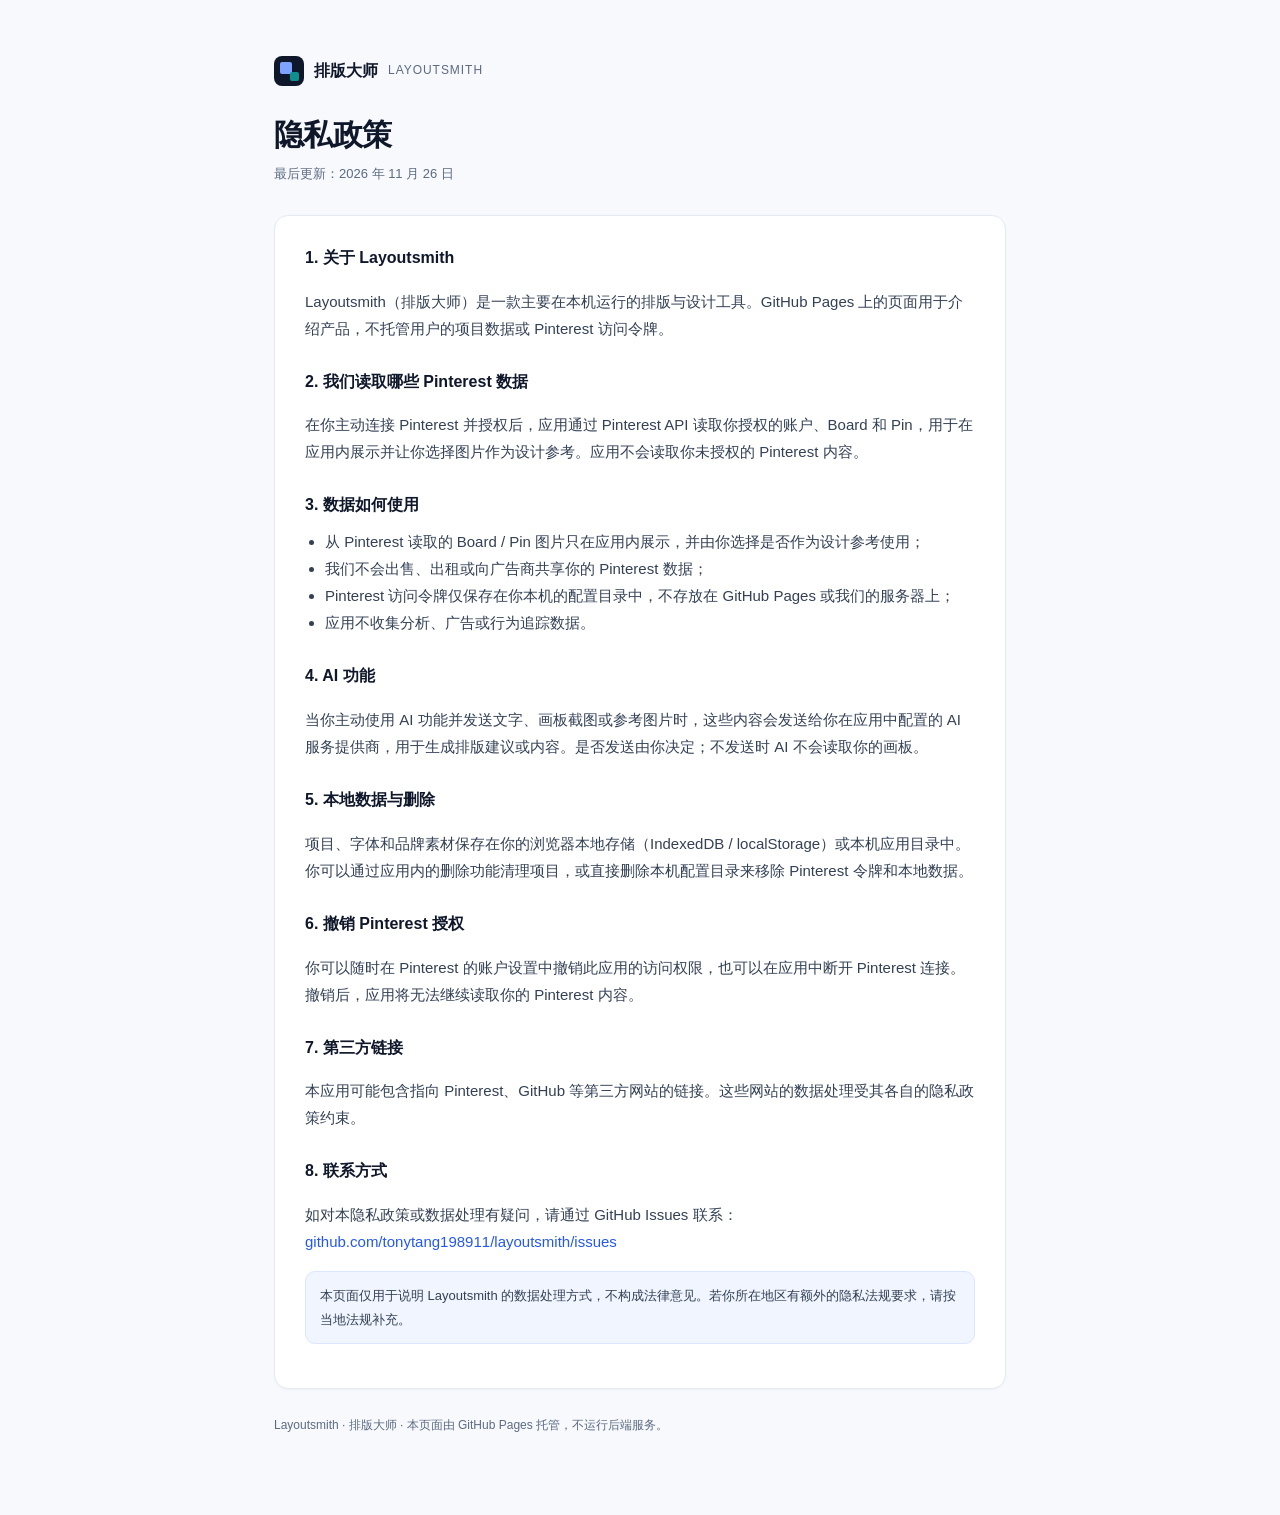
<file: privacy.html>
<!DOCTYPE html>
<html lang="zh-CN">
<head>
<meta charset="UTF-8">
<meta name="viewport" content="width=device-width, initial-scale=1">
<title>隐私政策 · Layoutsmith 排版大师</title>
<style>
  :root{--ink:#0f172a;--muted:#5b6b82;--line:#e5eaf1;--bg:#f7f9fc;--pri:#2457f5;--acc:#0f8f8e}
  *{box-sizing:border-box}
  body{margin:0;background:var(--bg);color:var(--ink);font:15px/1.8 -apple-system,BlinkMacSystemFont,"PingFang SC","Microsoft YaHei",sans-serif}
  .wrap{max-width:780px;margin:0 auto;padding:56px 24px 80px}
  .brand{display:flex;align-items:center;gap:10px;margin-bottom:30px}
  .mark{width:30px;height:30px;border-radius:8px;background:var(--ink);position:relative;flex:none}
  .mark i{position:absolute;border-radius:2px;display:block}
  .mark i:first-child{width:12px;height:12px;left:6px;top:6px;background:#7ea2ff}
  .mark i:last-child{width:9px;height:9px;right:5px;bottom:5px;background:var(--acc)}
  .brand b{font-size:16px}
  .brand span{color:var(--muted);font-size:12px;letter-spacing:.08em}
  h1{font-size:30px;line-height:1.25;letter-spacing:-.02em;margin:0 0 8px}
  .date{color:var(--muted);font-size:13px;margin-bottom:30px}
  .card{background:#fff;border:1px solid var(--line);border-radius:14px;padding:28px 30px;box-shadow:0 1px 2px rgba(15,23,42,.03)}
  h2{font-size:16px;margin:26px 0 8px}
  h2:first-child{margin-top:0}
  p,li{color:#334155}
  ul{padding-left:20px;margin:8px 0}
  a{color:var(--pri);text-decoration:none}
  a:hover{text-decoration:underline}
  .note{background:#f0f5ff;border:1px solid #dbe6ff;border-radius:10px;padding:12px 14px;color:#334155;font-size:13px;margin:16px 0}
  footer{margin-top:26px;font-size:12px;color:var(--muted);line-height:1.7}
</style>
</head>
<body>
<div class="wrap">
  <div class="brand"><span class="mark" aria-hidden="true"><i></i><i></i></span><b>排版大师</b><span>LAYOUTSMITH</span></div>
  <h1>隐私政策</h1>
  <div class="date">最后更新：2026 年 11 月 26 日</div>
  <div class="card">
    <h2>1. 关于 Layoutsmith</h2>
    <p>Layoutsmith（排版大师）是一款主要在本机运行的排版与设计工具。GitHub Pages 上的页面用于介绍产品，不托管用户的项目数据或 Pinterest 访问令牌。</p>

    <h2>2. 我们读取哪些 Pinterest 数据</h2>
    <p>在你主动连接 Pinterest 并授权后，应用通过 Pinterest API 读取你授权的账户、Board 和 Pin，用于在应用内展示并让你选择图片作为设计参考。应用不会读取你未授权的 Pinterest 内容。</p>

    <h2>3. 数据如何使用</h2>
    <ul>
      <li>从 Pinterest 读取的 Board / Pin 图片只在应用内展示，并由你选择是否作为设计参考使用；</li>
      <li>我们不会出售、出租或向广告商共享你的 Pinterest 数据；</li>
      <li>Pinterest 访问令牌仅保存在你本机的配置目录中，不存放在 GitHub Pages 或我们的服务器上；</li>
      <li>应用不收集分析、广告或行为追踪数据。</li>
    </ul>

    <h2>4. AI 功能</h2>
    <p>当你主动使用 AI 功能并发送文字、画板截图或参考图片时，这些内容会发送给你在应用中配置的 AI 服务提供商，用于生成排版建议或内容。是否发送由你决定；不发送时 AI 不会读取你的画板。</p>

    <h2>5. 本地数据与删除</h2>
    <p>项目、字体和品牌素材保存在你的浏览器本地存储（IndexedDB / localStorage）或本机应用目录中。你可以通过应用内的删除功能清理项目，或直接删除本机配置目录来移除 Pinterest 令牌和本地数据。</p>

    <h2>6. 撤销 Pinterest 授权</h2>
    <p>你可以随时在 Pinterest 的账户设置中撤销此应用的访问权限，也可以在应用中断开 Pinterest 连接。撤销后，应用将无法继续读取你的 Pinterest 内容。</p>

    <h2>7. 第三方链接</h2>
    <p>本应用可能包含指向 Pinterest、GitHub 等第三方网站的链接。这些网站的数据处理受其各自的隐私政策约束。</p>

    <h2>8. 联系方式</h2>
    <p>如对本隐私政策或数据处理有疑问，请通过 GitHub Issues 联系：<br>
    <a href="https://github.com/tonytang198911/layoutsmith/issues">github.com/tonytang198911/layoutsmith/issues</a></p>

    <div class="note">本页面仅用于说明 Layoutsmith 的数据处理方式，不构成法律意见。若你所在地区有额外的隐私法规要求，请按当地法规补充。</div>
  </div>
  <footer>Layoutsmith · 排版大师 · 本页面由 GitHub Pages 托管，不运行后端服务。</footer>
</div>
</body>
</html>
</file>
